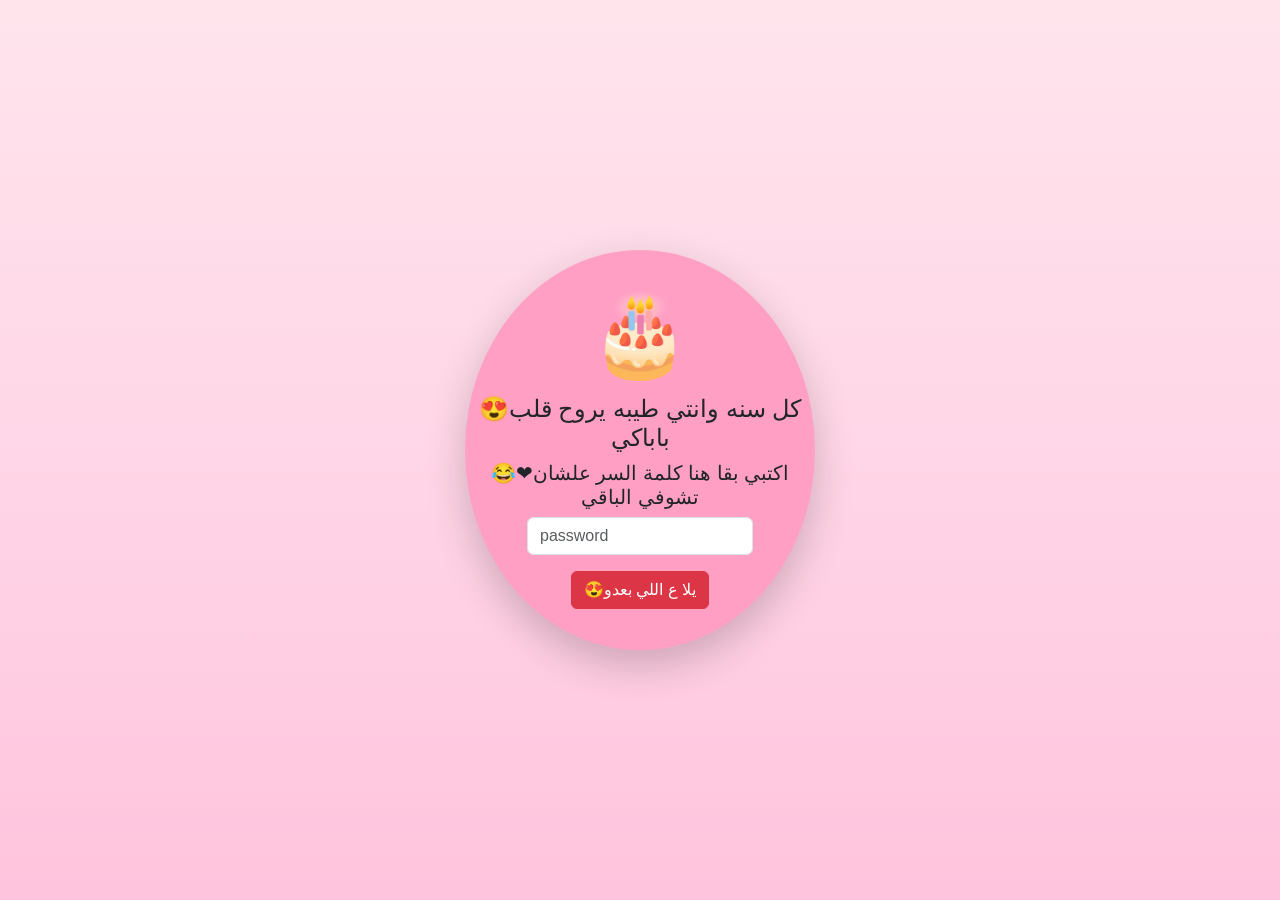
<file: index.html>
<!DOCTYPE html>
<html lang="en">

<head>
     <meta charset="UTF-8" />
     <meta name="viewport" content="width=device-width, initial-scale=1.0" />
     <title>Romantic Website</title>
     <link rel="stylesheet" href="style.css">
     <link href="https://cdn.jsdelivr.net/npm/bootstrap@5.3.8/dist/css/bootstrap.min.css" rel="stylesheet"
          integrity="sha384-sRIl4kxILFvY47J16cr9ZwB07vP4J8+LH7qKQnuqkuIAvNWLzeN8tE5YBujZqJLB" crossorigin="anonymous">
</head>

<body>
     <section class="hero">


          <div class="cake">
               <div>
               <span>🎂</span>
               <h4>😍كل سنه وانتي طيبه يروح قلب باباكي </h4>
               <h5>😂❤اكتبي بقا هنا كلمة السر علشان تشوفي الباقي </h5>
          </div>

               <table>
                    <tr>
                         <th>
                              <div class="form-group">
                                   <input type="password" class="form-control" id="pass"
                                        placeholder="password">
                              </div>
                         </th>
                    <tr>
                         <td ><a href="2nd.html" class="btn btn-danger m-3">😍يلا ع اللي بعدو</a> </td>
                    </tr>
                    </tr>
               </table>
          </div>
     </section>

     <script src="script.js"></script>
     <script src="https://cdn.jsdelivr.net/npm/bootstrap@5.3.8/dist/js/bootstrap.bundle.min.js"
          integrity="sha384-FKyoEForCGlyvwx9Hj09JcYn3nv7wiPVlz7YYwJrWVcXK/BmnVDxM+D2scQbITxI"
          crossorigin="anonymous"></script>

</body>

</html>
</file>
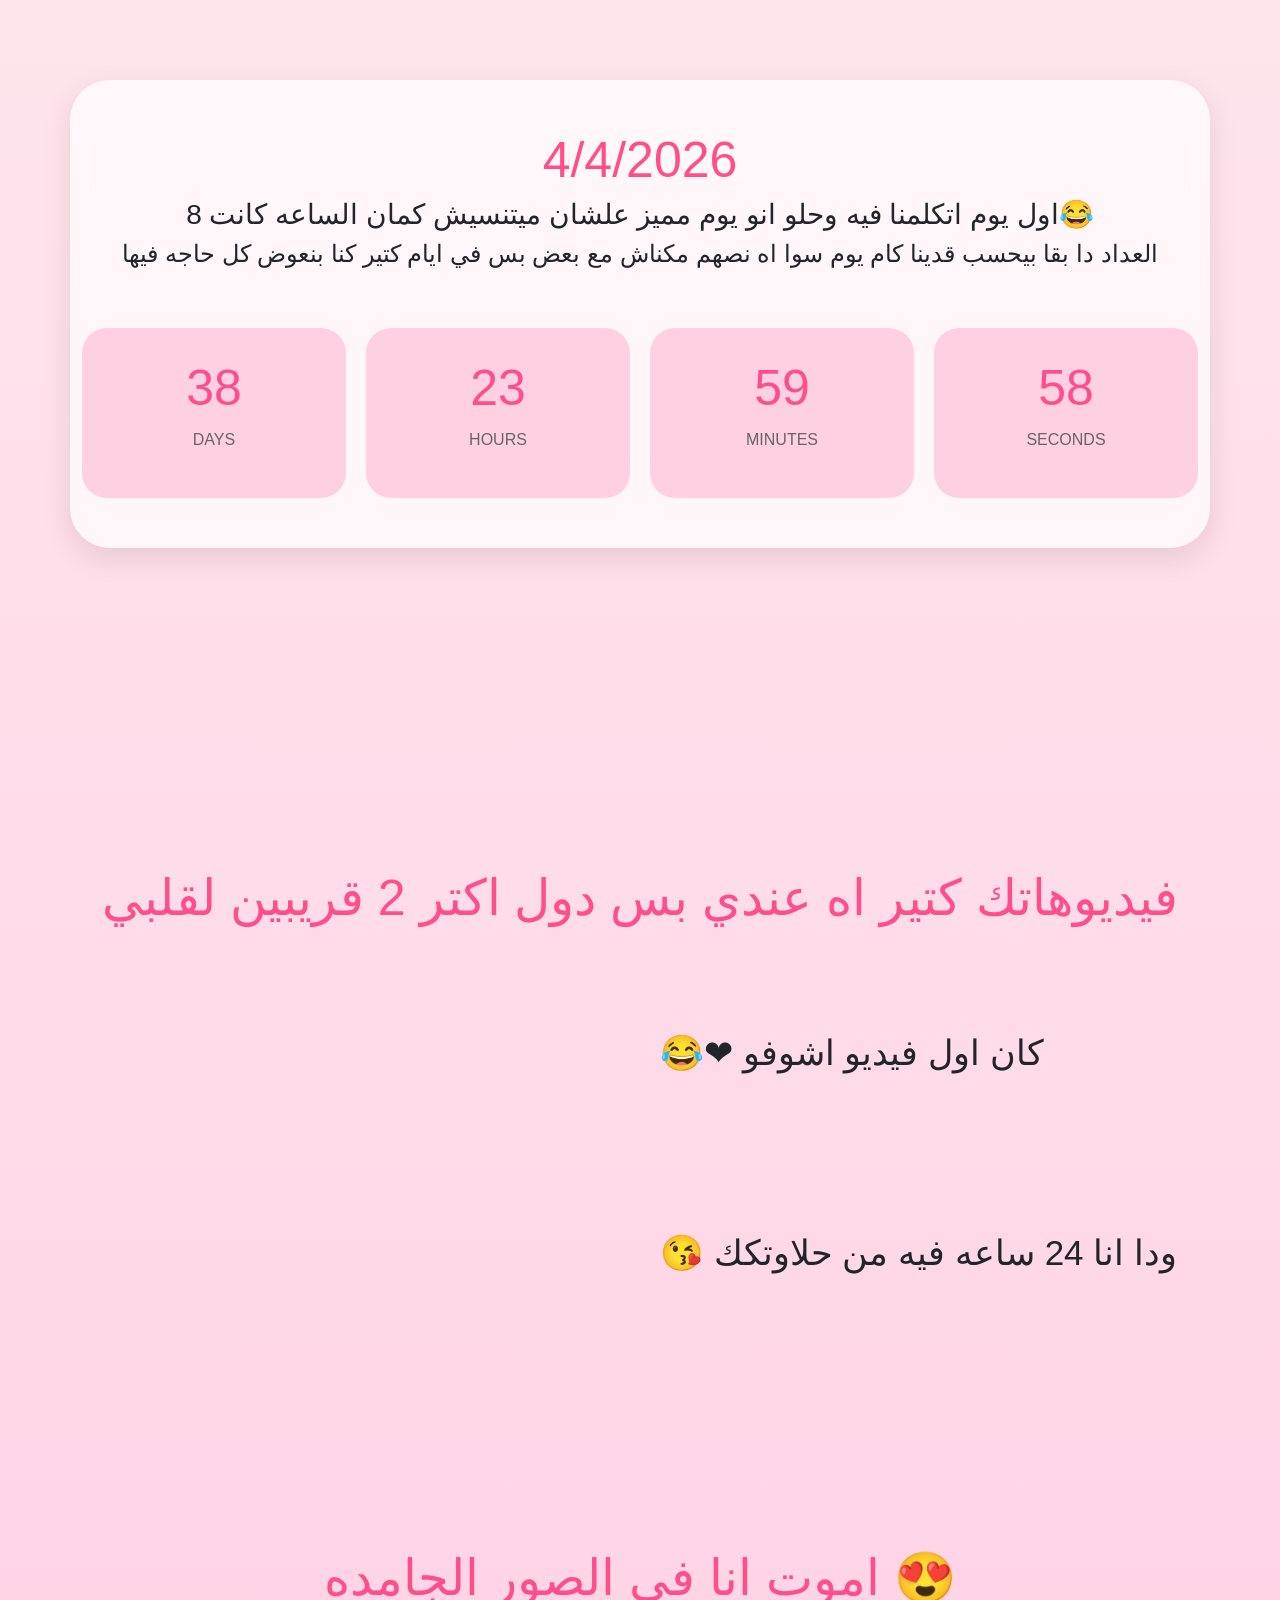
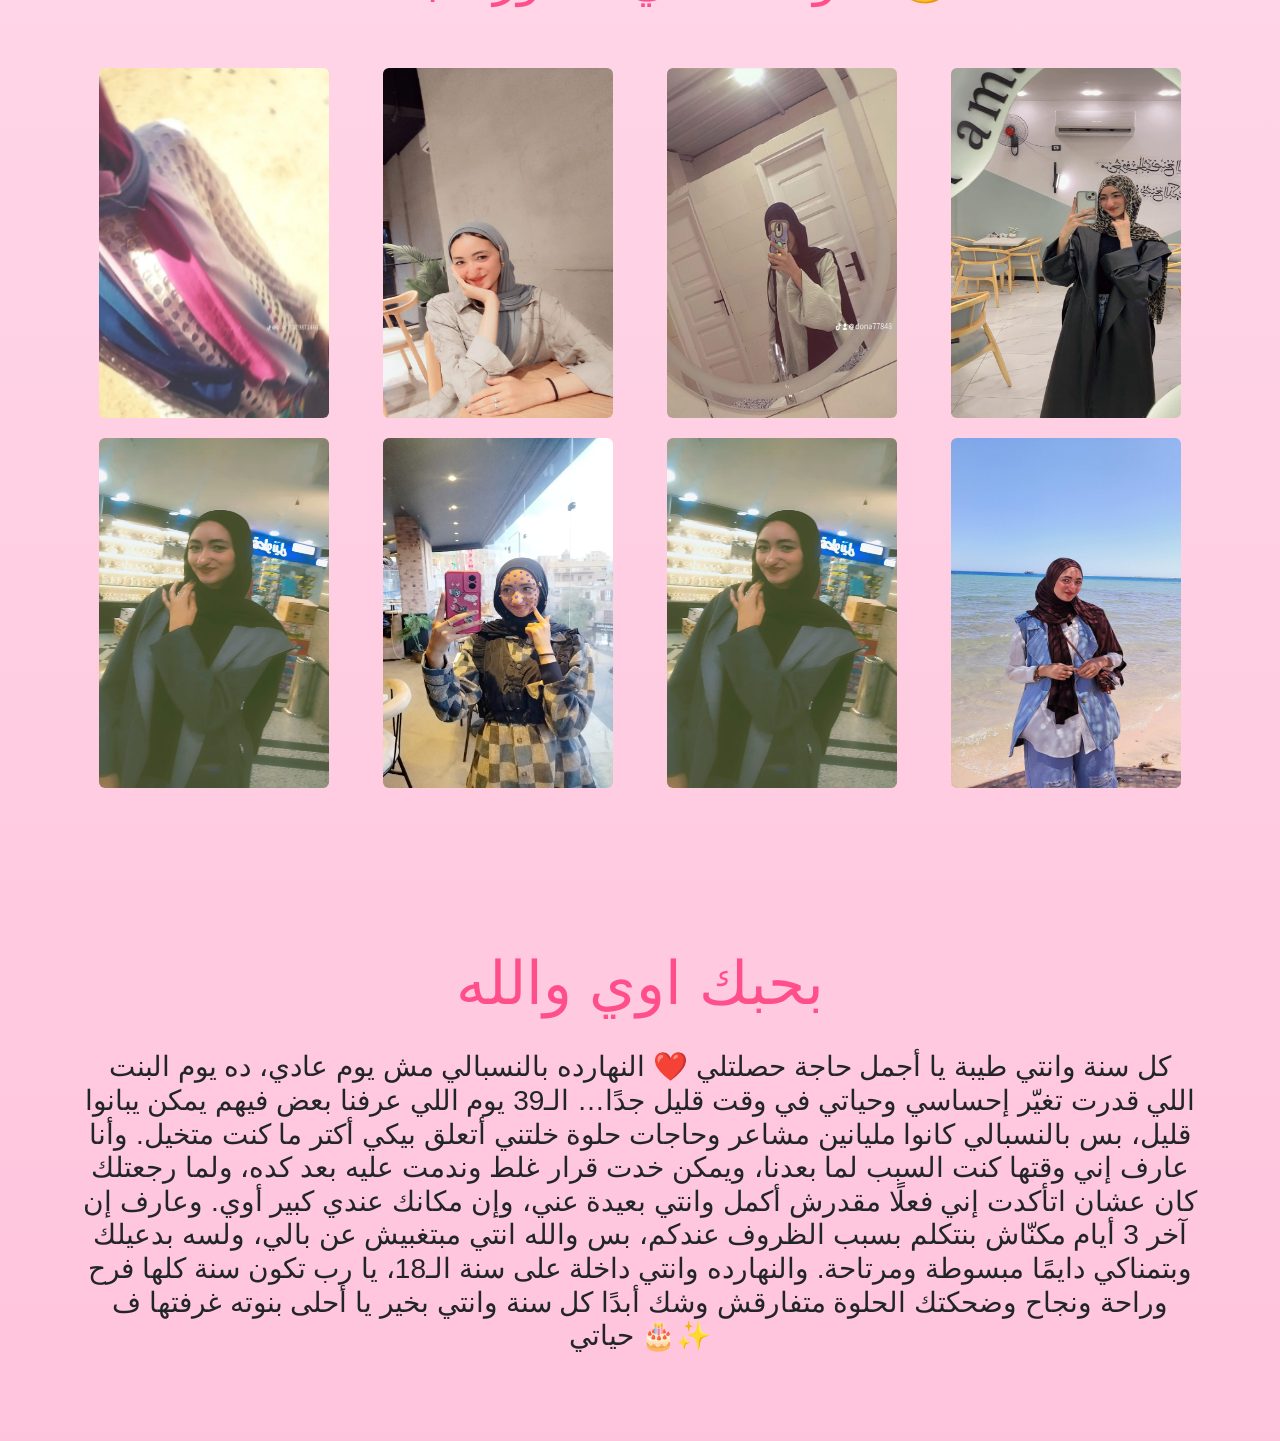
<file: 2nd.html>
<!DOCTYPE html>
<html lang="en">

<head>
     <meta charset="UTF-8">
     <meta name="viewport" content="width=device-width, initial-scale=1.0">
     <title>hoby</title>
     <link rel="stylesheet" href="style.css">
     <link href="https://cdn.jsdelivr.net/npm/bootstrap@5.3.8/dist/css/bootstrap.min.css" rel="stylesheet"
          integrity="sha384-sRIl4kxILFvY47J16cr9ZwB07vP4J8+LH7qKQnuqkuIAvNWLzeN8tE5YBujZqJLB" crossorigin="anonymous">

</head>

<body>
     <section>
          <div class="container countdown-box">
               <div class="title">
                    <h2>4/4/2026</h2>
                    <h3>اول يوم اتكلمنا فيه وحلو انو يوم مميز علشان ميتنسيش كمان الساعه كانت 8😂</h3>
                    <h4>العداد دا بقا بيحسب قدينا كام يوم سوا اه نصهم مكناش مع بعض بس في ايام كتير كنا بنعوض كل حاجه
                         فيها </h4>
               </div>

               <div class="countdown">

                    <div class="time">
                         <h3 id="days">39</h3>
                         <p>Days</p>
                    </div>

                    <div class="time">
                         <h3 id="hours">14</h3>
                         <p>Hours</p>
                    </div>

                    <div class="time">
                         <h3 id="minutes">35</h3>
                         <p>Minutes</p>
                    </div>

                    <div class="time">
                         <h3 id="seconds">49</h3>
                         <p>Seconds</p>
                    </div>

               </div>
          </div>
     </section>
     <section>
          <audio id="bgmusic">
               <source src="audio/Mohammed Saeed - 2alo 3aleky _ محمد سعيد - قالوا عليكي ( Official Audio ).mp3"
                    type="audio/mp3">
          </audio>
     </section>

     <section>
          <div class="container">

               <div class="title">
                    <h2>فيديوهاتك كتير اه عندي بس دول اكتر 2 قريبين لقلبي</h2>
               </div>

               <div class="timeline-item">
                    <video src="pic/VID_20260512_064304_772.mp4"></video>

                    <div class="timeline-text">
                         <h3>😂❤ كان اول فيديو اشوفو </h3>
                    </div>
               </div>

               <div class="timeline-item">
                    <video src="pic/VID-20260501-WA0016.mp4"></video>


                    <div class="timeline-text">
                         <h3>😘 ودا انا 24 ساعه فيه من حلاوتكك </h3>
                    </div>
               </div>

          </div>
     </section>

     

     <section>
          <div class="container">

               <div class="title">
                    <h2>اموت انا في الصور الجامده 😍</h2>
               </div>

               <div class="gallery">
                    <img src="pic/IMG_20260512_164156_542.jpg" class="size rounded mx-auto d-block" alt="">
                    <img src="pic/IMG-20260405-WA0005.jpg" class="size rounded mx-auto d-block" alt="">
                    <img src="pic/IMG-20260406-WA0003.jpg" class="size rounded mx-auto d-block" alt="">
                    <img src="pic/IMG-20260406-WA0006.jpg" class="size rounded mx-auto d-block" alt="">
                    <img src="pic/IMG-20260406-WA0007.jpg" class="size rounded mx-auto d-block" alt="">
                    <img src="pic/IMG-20260406-WA0008.jpg" class="size rounded mx-auto d-block" alt="">
                    <img src="pic/IMG-20260406-WA0007.jpg" class="size rounded mx-auto d-block" alt="">
                    <img src="pic/IMG_20260512_164311_119.jpg" class="size rounded mx-auto d-block" alt="">
               </div>

          </div>
     </section>

     <section class="final">
          <div class="container">
               <h2>بحبك اوي والله</h2>

               <h3>كل سنة وانتي طيبة يا أجمل حاجة حصلتلي ❤️
                    النهارده بالنسبالي مش يوم عادي، ده يوم البنت اللي قدرت تغيّر إحساسي وحياتي في وقت قليل جدًا… الـ39 يوم اللي عرفنا بعض فيهم يمكن يبانوا قليل، بس بالنسبالي كانوا مليانين مشاعر وحاجات حلوة خلتني أتعلق بيكي أكتر ما كنت متخيل.
                    
                    وأنا عارف إني وقتها كنت السبب لما بعدنا، ويمكن خدت قرار غلط وندمت عليه بعد كده، ولما رجعتلك كان عشان اتأكدت إني فعلًا مقدرش أكمل وانتي بعيدة عني، وإن مكانك عندي كبير أوي.
                    
                    وعارف إن آخر 3 أيام مكنّاش بنتكلم بسبب الظروف عندكم، بس والله انتي مبتغبيش عن بالي، ولسه بدعيلك وبتمناكي دايمًا مبسوطة ومرتاحة.
                    
                    والنهارده وانتي داخلة على سنة الـ18، يا رب تكون سنة كلها فرح وراحة ونجاح وضحكتك الحلوة متفارقش وشك أبدًا 
                    
                    كل سنة وانتي بخير يا أحلى  بنوته غرفتها ف حياتي  🎂✨
                    
               </h3>
          </div>
     </section>
     <script src="script.js"></script>
</body>

</html>
</file>
<file: style.css>
* {
     margin: 0;
     padding: 0;
     box-sizing: border-box;
     font-family: Arial, sans-serif;
     scroll-behavior: smooth;
}

body {
     background: linear-gradient(to bottom, #ffe4ec, #ffd6e7, #ffc4dd);
     overflow-x: hidden;
     color: #333;
}

section {
     padding: 80px 20px;
}

.container {
     width: 90%;
     max-width: 1200px;
     margin: auto;
}

/* Hero */
.hero {
     height: 100vh;
     display: flex;
     justify-content: center;
     align-items: center;
     position: relative;
     flex-direction: column;
     text-align: center;
}

.cake {
     width: 350px;
     height: 400px;
     background: #ff9fc4;
     border-radius: 50%;
     display: flex;
     justify-content: center;
     align-items: center;
     flex-direction: column;
     box-shadow: 0 15px 40px rgba(0, 0, 0, 0.2);
     animation: bounce 2s infinite;
}

.cake span {
     font-size: 80px;
}

.cake h1 {
     margin-top: 10px;
     font-size: 20px;
     color: white;
}

@keyframes bounce {

     0%,
     100% {
          transform: translateY(0);
     }

     50% {
          transform: translateY(-15px);
     }
}

/* Cards */
.cards {
     display: grid;
     grid-template-columns: repeat(2, 1fr);
     gap: 30px;
}

.size {
     width: 230px;
     height: 350px;
}

.nice{
     width: 450px;
     height: 290px;
}

.card {
     height: 450px;
     width: 500px;
     background: rgba(255, 255, 255, 0.7);
     padding: 30px;
     border-radius: 30px;
     backdrop-filter: blur(10px);
     transition: 0.5s;
     box-shadow: 0 10px 30px rgba(0, 0, 0, 0.1);
}

.card:hover {
     transform: translateY(-10px);
}

.placeholder {
     width: 100%;
     height: 250px;
     background: #ffb7d2;
     border-radius: 20px;
     display: flex;
     justify-content: center;
     align-items: center;
     color: white;
     font-size: 30px;
     margin-bottom: 20px;
}

.card h2 {
     color: #ff4f8a;
     margin-bottom: 15px;
     font-size: 32px;
}

.card p {
     line-height: 1.8;
     color: #555;
}

/* Timeline */
.title {
     text-align: center;
     margin-bottom: 60px;
}

.title h2 {
     font-size: 50px;
     color: #ff4f8a;
}

.timeline-item {
     display: grid;
     grid-template-columns: repeat(2, 1fr);
     gap: 40px;
     align-items: center;
     margin-bottom: 50px;
}

.timeline-text h3 {
     font-size: 35px;
     margin-bottom: 20px;
}

.timeline-text p {
     line-height: 1.8;
     color: #555;
}

/* Countdown */
.countdown-box {
     background: rgba(255, 255, 255, 0.7);
     border-radius: 40px;
     padding: 50px 20px;
     text-align: center;
     backdrop-filter: blur(10px);
     box-shadow: 0 10px 30px rgba(0, 0, 0, 0.1);
}

.countdown {
     display: grid;
     grid-template-columns: repeat(4, 1fr);
     gap: 20px;
     margin-top: 40px;
}

.time {
     background: #ffd0e2;
     padding: 30px 20px;
     border-radius: 25px;
}

.time h3 {
     font-size: 50px;
     color: #ff4f8a;
}

.time p {
     margin-top: 10px;
     text-transform: uppercase;
     color: #666;
}

/* Gallery */
.gallery {
     display: grid;
     grid-template-columns: repeat(4, 1fr);
     gap: 20px;
}

.gallery-item {
     aspect-ratio: 1/1;
     background: #ffb7d2;
     border-radius: 25px;
     display: flex;
     justify-content: center;
     align-items: center;
     color: white;
     font-size: 28px;
     transition: 0.5s;
}

.gallery-item:hover {
     transform: scale(1.05);
}

/* Final */
.final {
     text-align: center;
}

.final h2 {
     font-size: 60px;
     color: #ff4f8a;
     margin-bottom: 30px;
}

.final p {
     max-width: 700px;
     margin: auto;
     line-height: 2;
     color: #555;
}

.btn {
     margin-top: 40px;
     padding: 18px 45px;
     border: none;
     border-radius: 50px;
     background: #ff4f8a;
     color: white;
     font-size: 18px;
     cursor: pointer;
     transition: 0.5s;
}

.btn:hover {
     transform: scale(1.05);
}

/* Responsive */
@media(max-width: 900px) {

     .cards,
     .timeline-item,
     .gallery,
     .countdown {
          grid-template-columns: 1fr;
     }

     .title h2,
     .final h2 {
          font-size: 40px;
     }

     .timeline-text h3 {
          font-size: 28px;
     }
}
</file>
